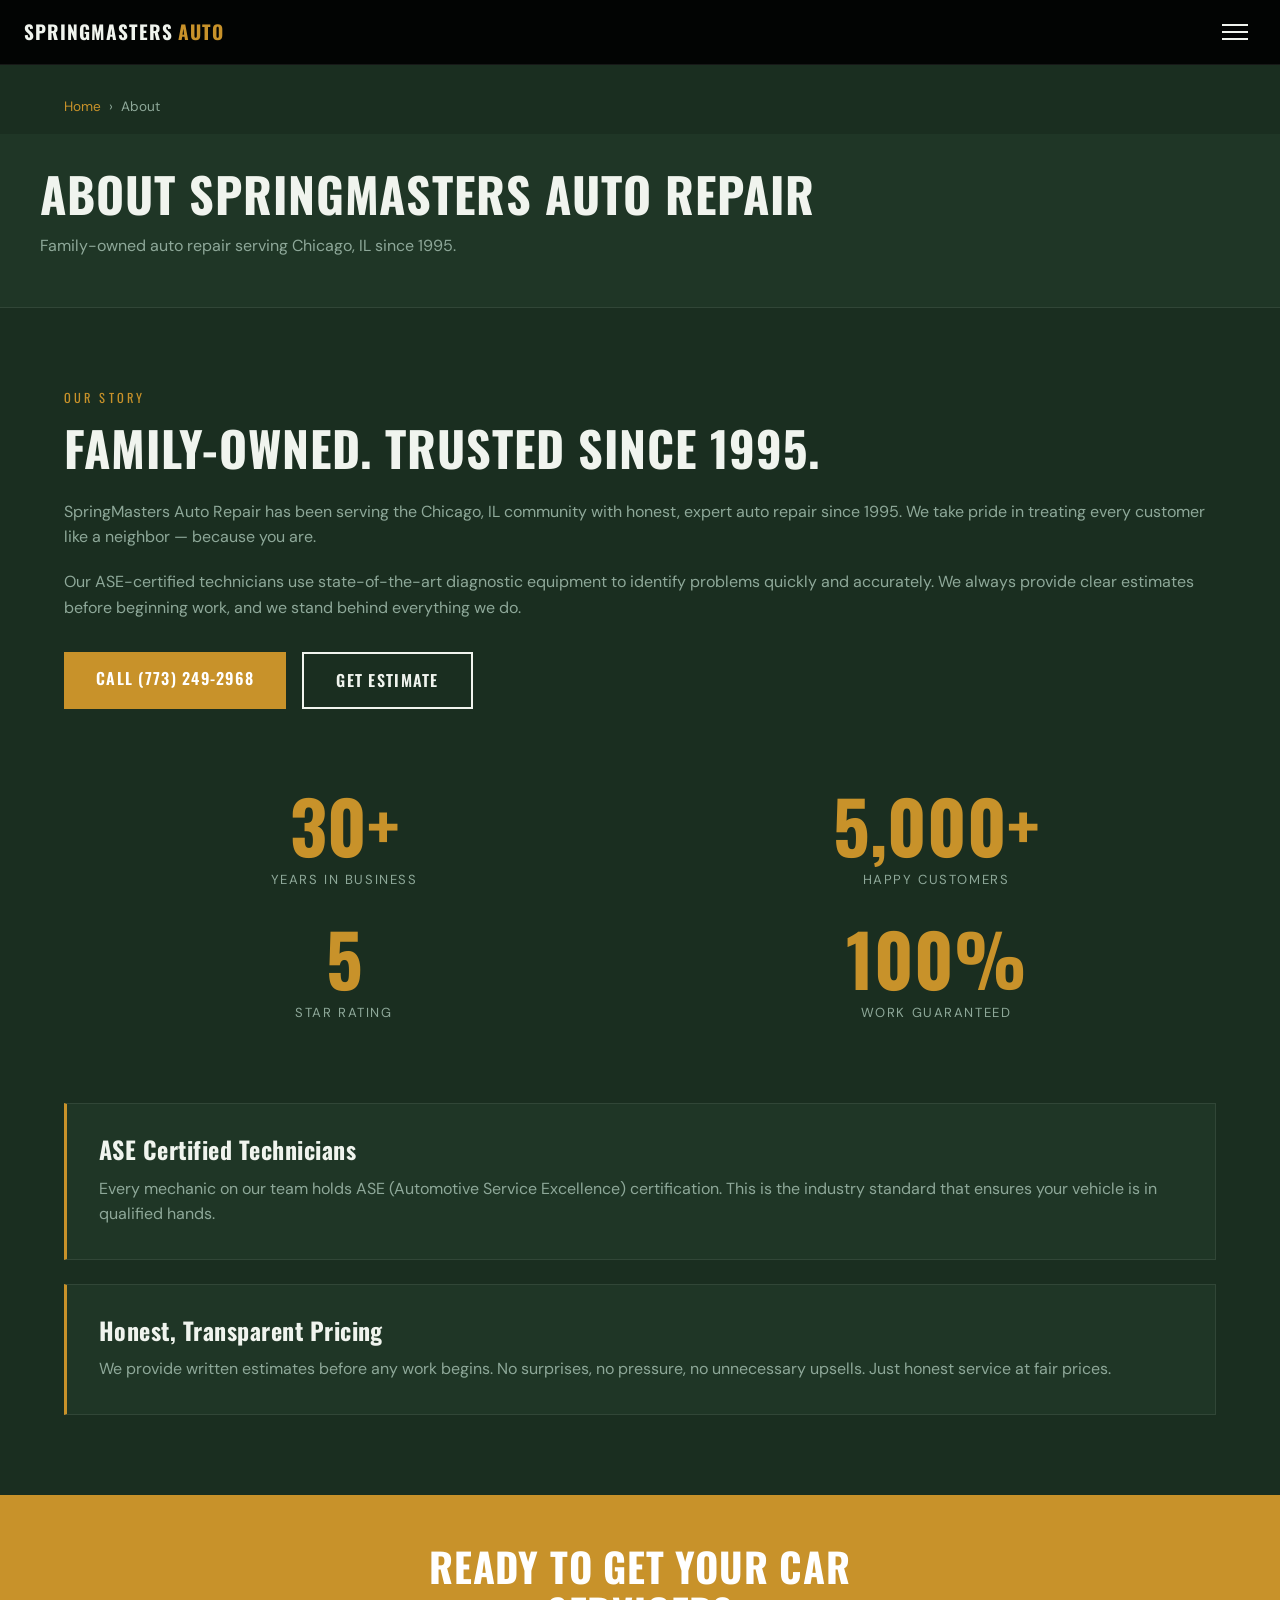
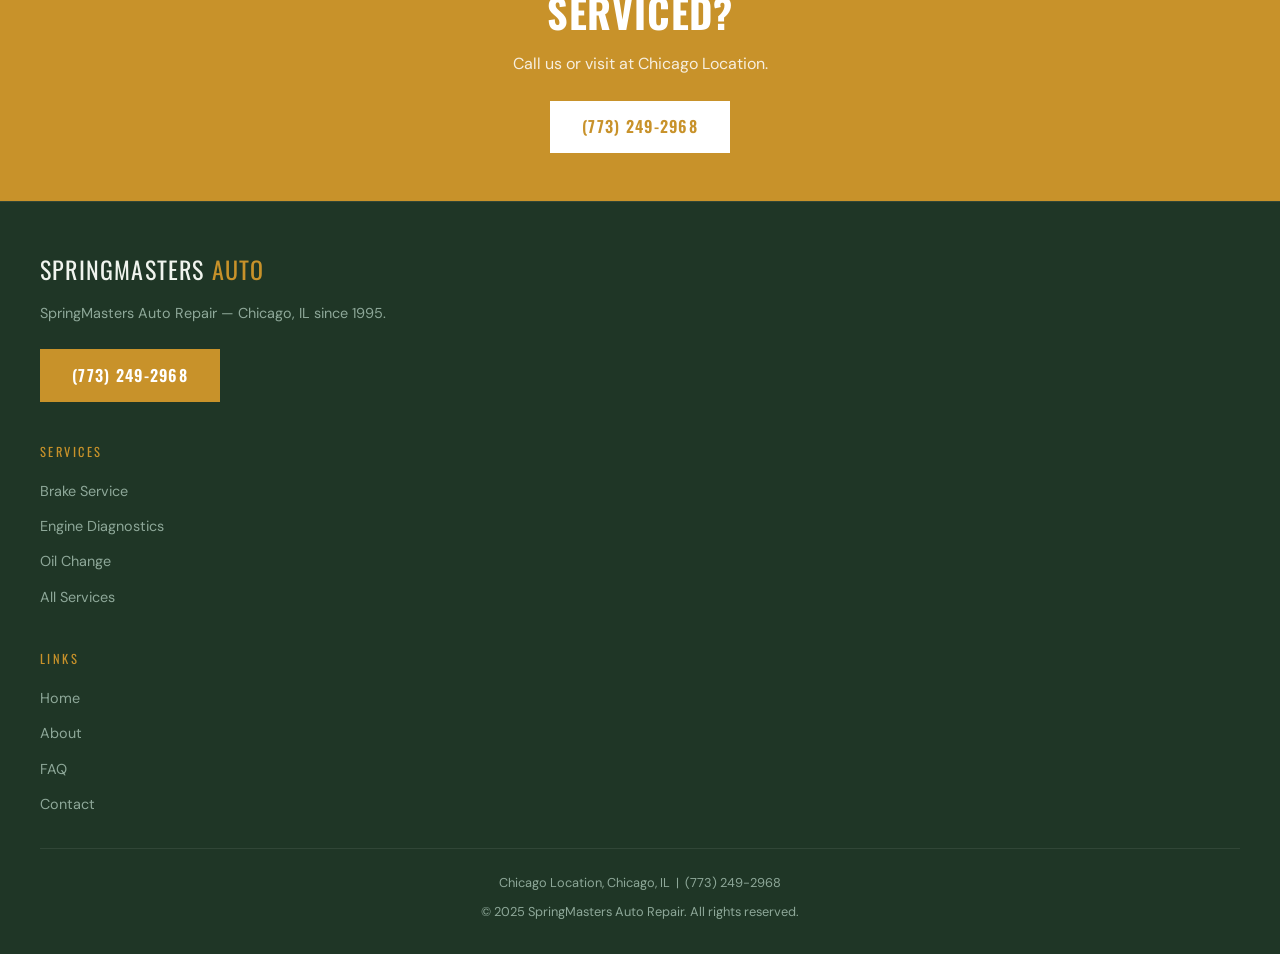
<file: about.html>
<!DOCTYPE html>
<html lang="en">
<head>
  <meta charset="UTF-8"><meta name="viewport" content="width=device-width, initial-scale=1.0">
  <title>About SpringMasters Auto Repair | Chicago, IL</title>
  <meta name="description" content="SpringMasters Auto Repair — family-owned auto repair since 1995. ASE certified technicians, honest service, Chicago, IL.">
  <link rel="canonical" href="https://oh-ashen-one.github.io/springmasters-auto/about.html">
  <link rel="preconnect" href="https://fonts.googleapis.com">
  <link href="https://fonts.googleapis.com/css2?family=Oswald:wght@400;600;700&family=DM+Sans:wght@400;500&display=swap" rel="stylesheet">
  <link rel="stylesheet" href="css/styles.css?v=1774543622">
</head>
<body>
  <nav class="site-nav"><a href="index.html" class="nav-logo">SpringMasters <span>Auto</span></a><span class="nav-phone-header" style="display:none;">(773) 249-2968</span><button class="hamburger" aria-label="Open menu"><span></span><span></span><span></span></button></nav>
  <div class="nav-drawer"><a href="index.html">Home</a><a href="services/index.html">Services</a><a href="about.html">About</a><a href="faq.html">FAQ</a><a href="contact.html">Contact</a><a href="tel:7732492968" class="nav-cta btn btn-primary">(773) 249-2968</a></div>
  <nav class="breadcrumb"><a href="index.html">Home</a><span>&rsaquo;</span><span>About</span></nav>
  <div class="page-hero"><div class="page-hero-inner"><h1>About SpringMasters Auto Repair</h1><p>Family-owned auto repair serving Chicago, IL since 1995.</p></div></div>
  <section class="section">
    <div class="reveal">
      <p class="section-label">Our Story</p>
      <h2 class="section-title" style="margin-bottom:1.5rem;">Family-Owned. Trusted Since 1995.</h2>
      <p style="color:var(--text-muted);margin-bottom:1.2rem;">SpringMasters Auto Repair has been serving the Chicago, IL community with honest, expert auto repair since 1995. We take pride in treating every customer like a neighbor — because you are.</p>
      <p style="color:var(--text-muted);margin-bottom:1.2rem;">Our ASE-certified technicians use state-of-the-art diagnostic equipment to identify problems quickly and accurately. We always provide clear estimates before beginning work, and we stand behind everything we do.</p>
      <div style="margin-top:2rem;display:flex;gap:1rem;flex-wrap:wrap;">
        <a href="tel:7732492968" class="btn btn-primary">Call (773) 249-2968</a>
        <a href="contact.html" class="btn btn-outline">Get Estimate</a>
      </div>
    </div>
    <div class="stats-grid reveal" style="padding:3rem 0;margin-top:2rem;">
      <div class="stat-item"><div class="stat-number" data-count="30">30+</div><div class="stat-label">Years in Business</div></div>
      <div class="stat-item"><div class="stat-number" data-count="5000">5,000+</div><div class="stat-label">Happy Customers</div></div>
      <div class="stat-item"><div class="stat-number" data-count="5">5</div><div class="stat-label">Star Rating</div></div>
      <div class="stat-item"><div class="stat-number" data-count="100">100%</div><div class="stat-label">Work Guaranteed</div></div>
    </div>
    <div style="background:var(--bg-2);border:1px solid var(--border);padding:2rem;border-left:3px solid var(--accent);margin-top:2rem;" class="reveal">
      <h3 style="margin-bottom:0.75rem;">ASE Certified Technicians</h3>
      <p style="color:var(--text-muted);">Every mechanic on our team holds ASE (Automotive Service Excellence) certification. This is the industry standard that ensures your vehicle is in qualified hands.</p>
    </div>
    <div style="background:var(--bg-2);border:1px solid var(--border);padding:2rem;border-left:3px solid var(--accent);margin-top:1.5rem;" class="reveal">
      <h3 style="margin-bottom:0.75rem;">Honest, Transparent Pricing</h3>
      <p style="color:var(--text-muted);">We provide written estimates before any work begins. No surprises, no pressure, no unnecessary upsells. Just honest service at fair prices.</p>
    </div>
  </section>
  <div class="cta-band"><div style="max-width:600px;margin:0 auto;"><h2>Ready to Get Your Car Serviced?</h2><p>Call us or visit at Chicago Location.</p><a href="tel:7732492968" class="btn">(773) 249-2968</a></div></div>
  <footer class="site-footer">
    <div class="footer-grid">
      <div><div class="footer-brand-name">SpringMasters <span>Auto</span></div><p class="footer-desc">SpringMasters Auto Repair — Chicago, IL since 1995.</p><a href="tel:7732492968" class="btn btn-primary">(773) 249-2968</a></div>
      <div><p class="footer-col-title">Services</p><ul class="footer-links"><li><a href="services/brakes.html">Brake Service</a></li><li><a href="services/engine-diagnostics.html">Engine Diagnostics</a></li><li><a href="services/oil-change.html">Oil Change</a></li><li><a href="services/index.html">All Services</a></li></ul></div>
      <div><p class="footer-col-title">Links</p><ul class="footer-links"><li><a href="index.html">Home</a></li><li><a href="about.html">About</a></li><li><a href="faq.html">FAQ</a></li><li><a href="contact.html">Contact</a></li></ul></div>
    </div>
    <div class="footer-bottom"><p>Chicago Location, Chicago, IL &nbsp;|&nbsp; (773) 249-2968</p><p>&copy; 2025 SpringMasters Auto Repair. All rights reserved.</p></div>
  </footer>
  <script src="js/main.js?v=1774543622"></script>
</body>
</html>
</file>
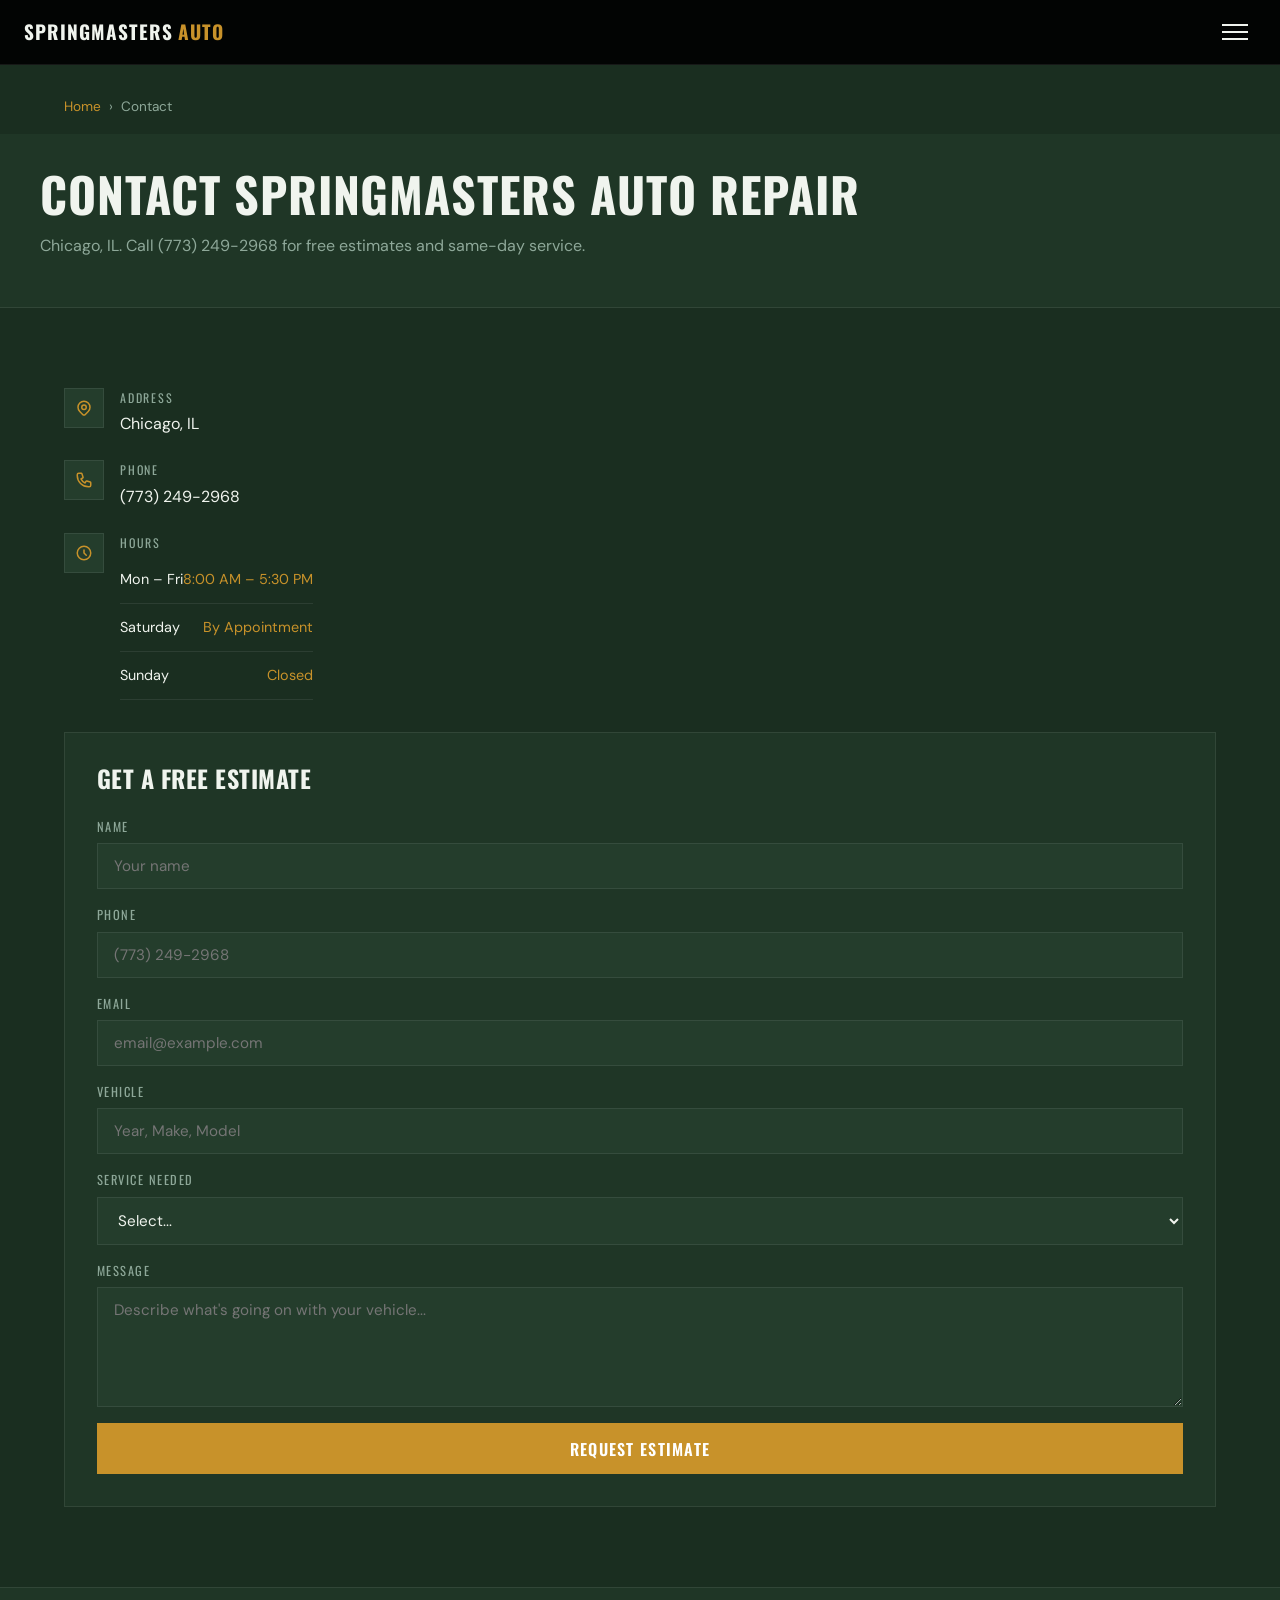
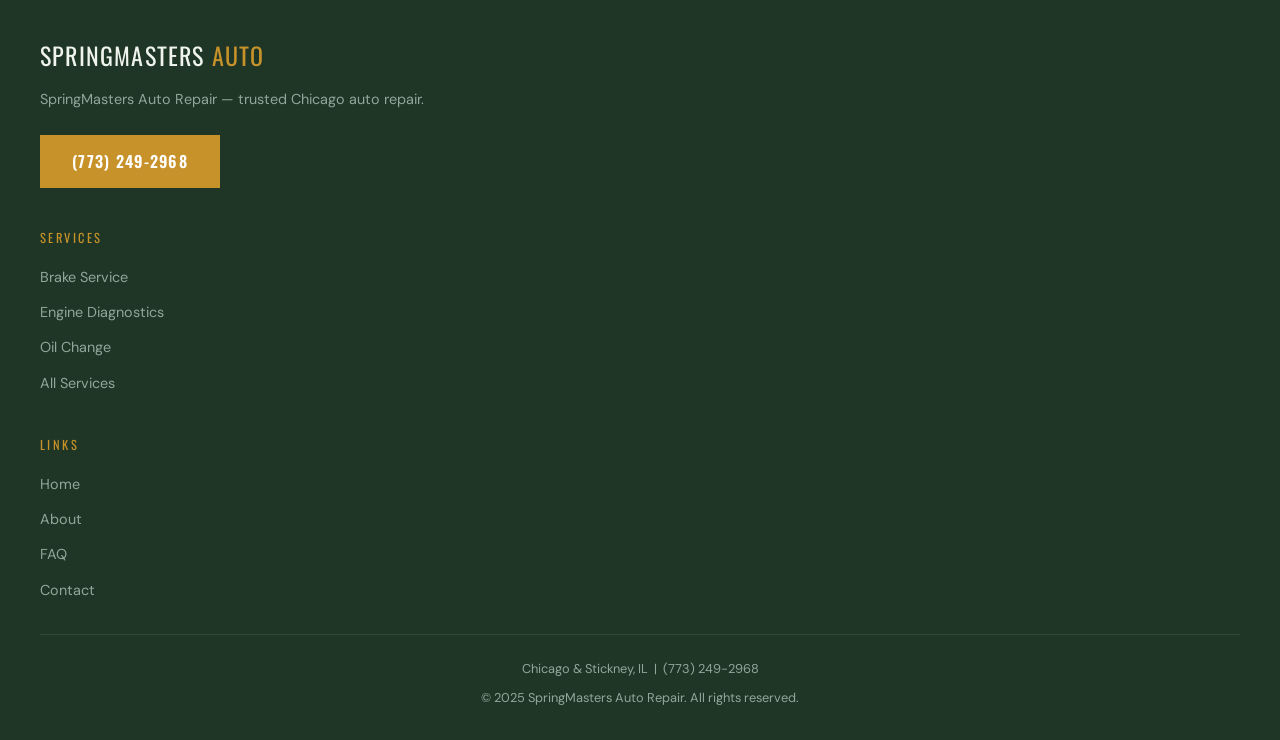
<file: contact.html>
<!DOCTYPE html>
<html lang="en">
<head>
  <meta charset="UTF-8"><meta name="viewport" content="width=device-width, initial-scale=1.0">
  <title>Contact SpringMasters Auto Repair | Chicago IL | (773) 249-2968</title>
  <meta name="description" content="Contact SpringMasters Auto Repair at Chicago, IL. Call (773) 249-2968. Free estimates. ASE certified auto repair in Chicago.">
  <link rel="canonical" href="https://oh-ashen-one.github.io/springmasters-auto/contact.html">
  <link rel="preconnect" href="https://fonts.googleapis.com">
  <link href="https://fonts.googleapis.com/css2?family=Oswald:wght@400;600;700&family=DM+Sans:wght@400;500&display=swap" rel="stylesheet">
  <link rel="stylesheet" href="css/styles.css?v=1774543622">
</head>
<body>
  <nav class="site-nav"><a href="index.html" class="nav-logo">SpringMasters <span>Auto</span></a><span class="nav-phone-header">(773) 249-2968</span><button class="hamburger" aria-label="Open menu"><span></span><span></span><span></span></button></nav>
  <div class="nav-drawer"><a href="index.html">Home</a><a href="services/index.html">Services</a><a href="about.html">About</a><a href="faq.html">FAQ</a><a href="contact.html">Contact</a><a href="tel:7732492968" class="nav-cta btn btn-primary">(773) 249-2968</a></div>
  <nav class="breadcrumb"><a href="index.html">Home</a><span>&rsaquo;</span><span>Contact</span></nav>
  <div class="page-hero"><div class="page-hero-inner"><h1>Contact SpringMasters Auto Repair</h1><p>Chicago, IL. Call (773) 249-2968 for free estimates and same-day service.</p></div></div>
  <section class="section">
    <div class="contact-grid">
      <div class="contact-info reveal">
        <div class="contact-item"><div class="contact-icon"><svg xmlns="http://www.w3.org/2000/svg" fill="none" viewBox="0 0 24 24" stroke="currentColor"><path stroke-linecap="round" stroke-linejoin="round" stroke-width="2" d="M17.657 16.657L13.414 20.9a1.998 1.998 0 01-2.827 0l-4.244-4.243a8 8 0 1111.314 0z"/><path stroke-linecap="round" stroke-linejoin="round" stroke-width="2" d="M15 11a3 3 0 11-6 0 3 3 0 016 0z"/></svg></div><div><p class="contact-label">Address</p><p class="contact-value">Chicago, IL</p></div></div>
        <div class="contact-item"><div class="contact-icon"><svg xmlns="http://www.w3.org/2000/svg" fill="none" viewBox="0 0 24 24" stroke="currentColor"><path stroke-linecap="round" stroke-linejoin="round" stroke-width="2" d="M3 5a2 2 0 012-2h3.28a1 1 0 01.948.684l1.498 4.493a1 1 0 01-.502 1.21l-2.257 1.13a11.042 11.042 0 005.516 5.516l1.13-2.257a1 1 0 011.21-.502l4.493 1.498a1 1 0 01.684.949V19a2 2 0 01-2 2h-1C9.716 21 3 14.284 3 6V5z"/></svg></div><div><p class="contact-label">Phone</p><a href="tel:7732492968" class="contact-value">(773) 249-2968</a></div></div>
        <div class="contact-item"><div class="contact-icon"><svg xmlns="http://www.w3.org/2000/svg" fill="none" viewBox="0 0 24 24" stroke="currentColor"><path stroke-linecap="round" stroke-linejoin="round" stroke-width="2" d="M12 8v4l3 3m6-3a9 9 0 11-18 0 9 9 0 0118 0z"/></svg></div><div><p class="contact-label">Hours</p><table class="hours-table"><tr><td>Mon – Fri</td><td>8:00 AM – 5:30 PM</td></tr><tr><td>Saturday</td><td>By Appointment</td></tr><tr><td>Sunday</td><td>Closed</td></tr></table></div></div>
      </div>
      <div class="contact-form reveal">
        <h2 style="font-size:1.5rem;margin-bottom:1.5rem;">Get a Free Estimate</h2>
        <form>
          <div class="form-group"><label>Name</label><input type="text" placeholder="Your name"></div>
          <div class="form-group"><label>Phone</label><input type="tel" placeholder="(773) 249-2968"></div>
          <div class="form-group"><label>Email</label><input type="email" placeholder="email@example.com"></div>
          <div class="form-group"><label>Vehicle</label><input type="text" placeholder="Year, Make, Model"></div>
          <div class="form-group"><label>Service Needed</label><select><option>Select...</option><option>Brake Repair</option><option>Engine Diagnostics</option><option>Transmission Service</option><option>Suspension & Steering</option><option>Belts & Hoses</option><option>Oil Change</option><option>Other</option></select></div>
          <div class="form-group"><label>Message</label><textarea placeholder="Describe what's going on with your vehicle..."></textarea></div>
          <button type="submit" class="btn btn-primary" style="width:100%;">Request Estimate</button>
        </form>
      </div>
    </div>
  </section>
  <footer class="site-footer">
    <div class="footer-grid">
      <div><div class="footer-brand-name">SpringMasters <span>Auto</span></div><p class="footer-desc">SpringMasters Auto Repair — trusted Chicago auto repair.</p><a href="tel:7732492968" class="btn btn-primary">(773) 249-2968</a></div>
      <div><p class="footer-col-title">Services</p><ul class="footer-links"><li><a href="services/brakes.html">Brake Service</a></li><li><a href="services/engine-diagnostics.html">Engine Diagnostics</a></li><li><a href="services/oil-change.html">Oil Change</a></li><li><a href="services/index.html">All Services</a></li></ul></div>
      <div><p class="footer-col-title">Links</p><ul class="footer-links"><li><a href="index.html">Home</a></li><li><a href="about.html">About</a></li><li><a href="faq.html">FAQ</a></li><li><a href="contact.html">Contact</a></li></ul></div>
    </div>
    <div class="footer-bottom"><p>Chicago &amp; Stickney, IL &nbsp;|&nbsp; (773) 249-2968</p><p>&copy; 2025 SpringMasters Auto Repair. All rights reserved.</p></div>
  </footer>
  <script src="js/main.js?v=1774543622"></script>
</body>
</html>
</file>
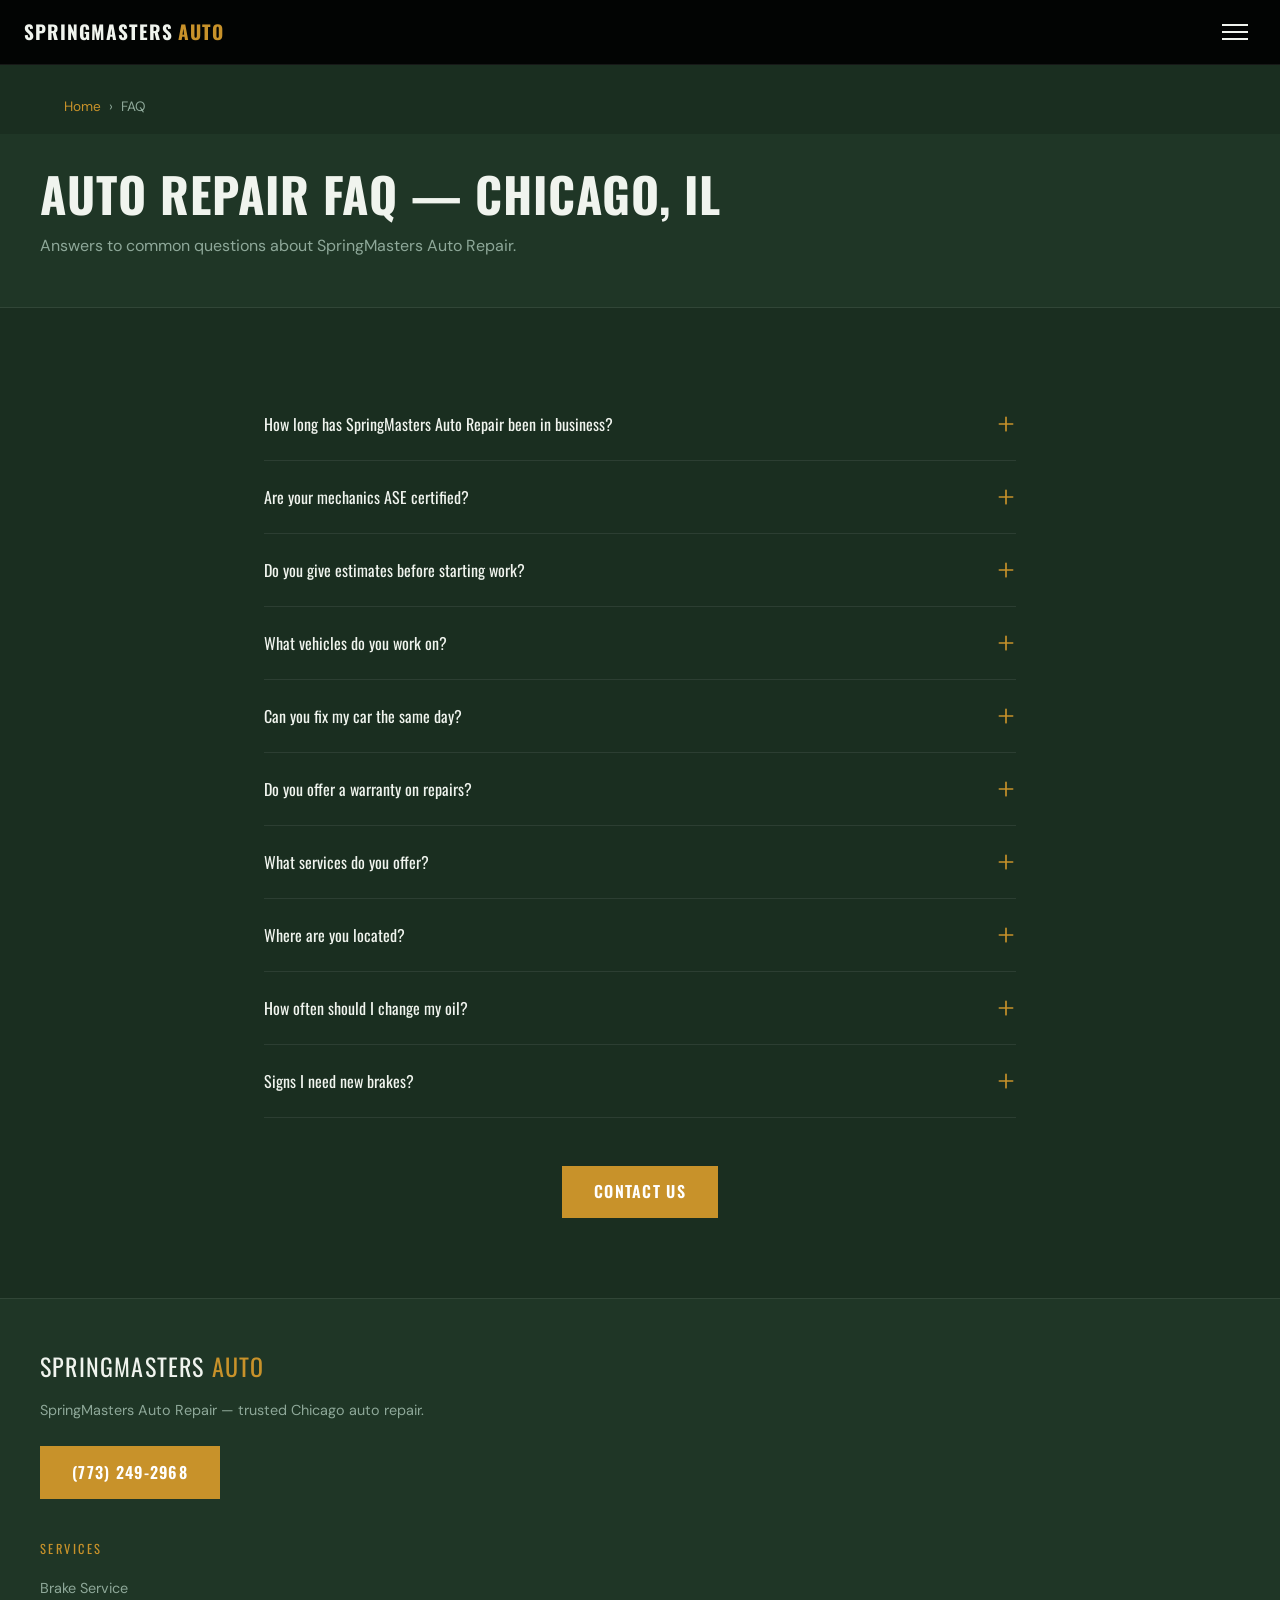
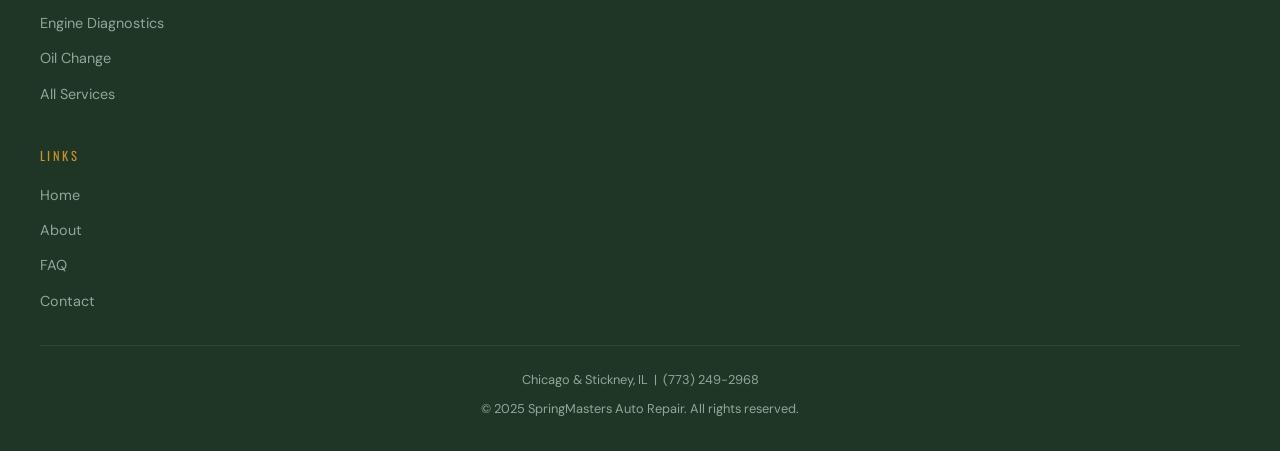
<file: faq.html>
<!DOCTYPE html>
<html lang="en">
<head>
  <meta charset="UTF-8"><meta name="viewport" content="width=device-width, initial-scale=1.0">
  <title>Auto Repair FAQ Chicago | SpringMasters Auto Repair</title>
  <meta name="description" content="Frequently asked questions about auto repair at SpringMasters Auto Repair in Chicago, IL. Serving Chicago since 1995.">
  <link rel="canonical" href="https://oh-ashen-one.github.io/springmasters-auto/faq.html">
  <link rel="preconnect" href="https://fonts.googleapis.com">
  <link href="https://fonts.googleapis.com/css2?family=Oswald:wght@400;600;700&family=DM+Sans:wght@400;500&display=swap" rel="stylesheet">
  <link rel="stylesheet" href="css/styles.css?v=1774543622">
  <script type="application/ld+json">{"@context":"https://schema.org","@type":"FAQPage","mainEntity":[{"@type":"Question","name":"How long has SpringMasters Auto Repair been in business?","acceptedAnswer":{"@type":"Answer","text":"SpringMasters Auto Repair has served Chicago since 1995 — 30+ years."}},{"@type":"Question","name":"Are your mechanics certified?","acceptedAnswer":{"@type":"Answer","text":"Yes — all technicians are ASE certified."}},{"@type":"Question","name":"Do you provide estimates?","acceptedAnswer":{"@type":"Answer","text":"Yes — always a written estimate before any work begins. No surprises."}},{"@type":"Question","name":"What vehicles do you service?","acceptedAnswer":{"@type":"Answer","text":"All makes and models — domestic and foreign, cars, trucks, SUVs."}}]}</script>
</head>
<body>
  <nav class="site-nav"><a href="index.html" class="nav-logo">SpringMasters <span>Auto</span></a><span class="nav-phone-header">(773) 249-2968</span><button class="hamburger" aria-label="Open menu"><span></span><span></span><span></span></button></nav>
  <div class="nav-drawer"><a href="index.html">Home</a><a href="services/index.html">Services</a><a href="about.html">About</a><a href="faq.html">FAQ</a><a href="contact.html">Contact</a><a href="tel:7732492968" class="nav-cta btn btn-primary">(773) 249-2968</a></div>
  <nav class="breadcrumb"><a href="index.html">Home</a><span>&rsaquo;</span><span>FAQ</span></nav>
  <div class="page-hero"><div class="page-hero-inner"><h1>Auto Repair FAQ — Chicago, IL</h1><p>Answers to common questions about SpringMasters Auto Repair.</p></div></div>
  <section class="section" style="max-width:800px;">
    <div class="faq-list">
      <div class="faq-item"><button class="faq-question">How long has SpringMasters Auto Repair been in business?<svg class="faq-icon" xmlns="http://www.w3.org/2000/svg" fill="none" viewBox="0 0 24 24" stroke="currentColor"><path stroke-linecap="round" stroke-linejoin="round" stroke-width="2" d="M12 4v16m8-8H4"/></svg></button><div class="faq-answer">We've been serving Chicago since 1995 — 30+ years of trusted, family-owned auto repair. Our reputation is built on honest work and satisfied customers who keep coming back.</div></div>
      <div class="faq-item"><button class="faq-question">Are your mechanics ASE certified?<svg class="faq-icon" xmlns="http://www.w3.org/2000/svg" fill="none" viewBox="0 0 24 24" stroke="currentColor"><path stroke-linecap="round" stroke-linejoin="round" stroke-width="2" d="M12 4v16m8-8H4"/></svg></button><div class="faq-answer">Yes — all our technicians are ASE (Automotive Service Excellence) certified. This ensures professional, qualified service on every repair.</div></div>
      <div class="faq-item"><button class="faq-question">Do you give estimates before starting work?<svg class="faq-icon" xmlns="http://www.w3.org/2000/svg" fill="none" viewBox="0 0 24 24" stroke="currentColor"><path stroke-linecap="round" stroke-linejoin="round" stroke-width="2" d="M12 4v16m8-8H4"/></svg></button><div class="faq-answer">Always. We provide a clear, written estimate before any work begins. We explain the issue, the fix, and the cost in plain language. No surprises.</div></div>
      <div class="faq-item"><button class="faq-question">What vehicles do you work on?<svg class="faq-icon" xmlns="http://www.w3.org/2000/svg" fill="none" viewBox="0 0 24 24" stroke="currentColor"><path stroke-linecap="round" stroke-linejoin="round" stroke-width="2" d="M12 4v16m8-8H4"/></svg></button><div class="faq-answer">All makes and models — domestic and foreign. Cars, trucks, SUVs. No job is too big or small for our team.</div></div>
      <div class="faq-item"><button class="faq-question">Can you fix my car the same day?<svg class="faq-icon" xmlns="http://www.w3.org/2000/svg" fill="none" viewBox="0 0 24 24" stroke="currentColor"><path stroke-linecap="round" stroke-linejoin="round" stroke-width="2" d="M12 4v16m8-8H4"/></svg></button><div class="faq-answer">Most maintenance services are done the same day, often while you wait. Call us at <a href="tel:7732492968" style="color:var(--accent);">(773) 249-2968</a> for an honest timeline on your specific repair.</div></div>
      <div class="faq-item"><button class="faq-question">Do you offer a warranty on repairs?<svg class="faq-icon" xmlns="http://www.w3.org/2000/svg" fill="none" viewBox="0 0 24 24" stroke="currentColor"><path stroke-linecap="round" stroke-linejoin="round" stroke-width="2" d="M12 4v16m8-8H4"/></svg></button><div class="faq-answer">Yes — we stand behind all our work. If there's ever an issue with a repair we performed, bring it back and we'll make it right.</div></div>
      <div class="faq-item"><button class="faq-question">What services do you offer?<svg class="faq-icon" xmlns="http://www.w3.org/2000/svg" fill="none" viewBox="0 0 24 24" stroke="currentColor"><path stroke-linecap="round" stroke-linejoin="round" stroke-width="2" d="M12 4v16m8-8H4"/></svg></button><div class="faq-answer">We offer: Brake Repair, Engine Diagnostics, Transmission Service, Suspension & Steering, Belts & Hoses, Oil Change. Visit our <a href="services/index.html" style="color:var(--accent);">services page</a> for full details.</div></div>
      <div class="faq-item"><button class="faq-question">Where are you located?<svg class="faq-icon" xmlns="http://www.w3.org/2000/svg" fill="none" viewBox="0 0 24 24" stroke="currentColor"><path stroke-linecap="round" stroke-linejoin="round" stroke-width="2" d="M12 4v16m8-8H4"/></svg></button><div class="faq-answer">We're at Chicago, IL. See our <a href="contact.html" style="color:var(--accent);">contact page</a> for a map and directions.</div></div>
      <div class="faq-item"><button class="faq-question">How often should I change my oil?<svg class="faq-icon" xmlns="http://www.w3.org/2000/svg" fill="none" viewBox="0 0 24 24" stroke="currentColor"><path stroke-linecap="round" stroke-linejoin="round" stroke-width="2" d="M12 4v16m8-8H4"/></svg></button><div class="faq-answer">Most modern vehicles need an oil change every 5,000–7,500 miles with synthetic oil. Check your owner's manual for the specific interval for your engine type and driving habits.</div></div>
      <div class="faq-item"><button class="faq-question">Signs I need new brakes?<svg class="faq-icon" xmlns="http://www.w3.org/2000/svg" fill="none" viewBox="0 0 24 24" stroke="currentColor"><path stroke-linecap="round" stroke-linejoin="round" stroke-width="2" d="M12 4v16m8-8H4"/></svg></button><div class="faq-answer">Squealing or grinding when braking, vehicle pulling to one side, soft brake pedal, or vibration when stopping. If you notice any of these, call us immediately — don't wait.</div></div>
    </div>
    <div style="margin-top:3rem;text-align:center;"><a href="contact.html" class="btn btn-primary">Contact Us</a></div>
  </section>
  <footer class="site-footer">
    <div class="footer-grid">
      <div><div class="footer-brand-name">SpringMasters <span>Auto</span></div><p class="footer-desc">SpringMasters Auto Repair — trusted Chicago auto repair.</p><a href="tel:7732492968" class="btn btn-primary">(773) 249-2968</a></div>
      <div><p class="footer-col-title">Services</p><ul class="footer-links"><li><a href="services/brakes.html">Brake Service</a></li><li><a href="services/engine-diagnostics.html">Engine Diagnostics</a></li><li><a href="services/oil-change.html">Oil Change</a></li><li><a href="services/index.html">All Services</a></li></ul></div>
      <div><p class="footer-col-title">Links</p><ul class="footer-links"><li><a href="index.html">Home</a></li><li><a href="about.html">About</a></li><li><a href="faq.html">FAQ</a></li><li><a href="contact.html">Contact</a></li></ul></div>
    </div>
    <div class="footer-bottom"><p>Chicago &amp; Stickney, IL &nbsp;|&nbsp; (773) 249-2968</p><p>&copy; 2025 SpringMasters Auto Repair. All rights reserved.</p></div>
  </footer>
  <script src="js/main.js?v=1774543622"></script>
</body>
</html>
</file>
<file: css/styles.css>
/*
DESIGN SYSTEM — SpringMasters Auto Repair
Niche: Auto Repair (Trades)
Color: Night Forest | Background #1A2E20 | Accent #C8922A
Nav: Roll 1 — Full-width bar, sticky
Hero: Roll 4 — Editorial full-bleed image, bold headline overlaid
Motion: Roll 2 — Staggered float-up
Sections: Roll 2 — Hero → About story → Services (alternating) → Testimonials → Contact
*/
:root {
  --bg: #1A2E20;
  --bg-2: #1F3626;
  --bg-3: #243D2C;
  --accent: #C8922A;
  --accent-dark: #C8922Acc;
  --text: #F0F4EE;
  --text-muted: #8EA899;
  --border: rgba(255,255,255,0.08);
  --font-display: 'Oswald', sans-serif;
  --font-body: 'DM Sans', sans-serif;
  --max-w: 1200px;
}
*{margin:0;padding:0;box-sizing:border-box;}
html{scroll-behavior:smooth;}
body{background:var(--bg);color:var(--text);font-family:var(--font-body);font-size:1rem;line-height:1.6;overflow-x:hidden;}
img{max-width:100%;display:block;}
a{color:inherit;text-decoration:none;}
h1,h2,h3,h4{font-family:var(--font-display);font-weight:700;letter-spacing:0.02em;line-height:1.15;}
h1{font-size:clamp(2.2rem,8vw,5rem);text-transform:uppercase;}
h2{font-size:clamp(1.8rem,5vw,3rem);text-transform:uppercase;}
h3{font-size:clamp(1.1rem,3vw,1.5rem);}
.site-nav{position:fixed;top:0;left:0;right:0;z-index:1000;padding:1rem 1.5rem;display:flex;align-items:center;justify-content:space-between;background:rgba(0,0,0,0.9);backdrop-filter:blur(12px);border-bottom:1px solid var(--border);}
.nav-logo{font-family:var(--font-display);font-size:1.2rem;font-weight:700;text-transform:uppercase;letter-spacing:0.05em;}
.nav-logo span{color:var(--accent);}
.nav-phone-header{display:none;font-family:var(--font-display);font-size:1rem;color:var(--accent);font-weight:600;}
.hamburger{background:none;border:none;cursor:pointer;padding:0.5rem;display:flex;flex-direction:column;gap:5px;}
.hamburger span{display:block;width:26px;height:2px;background:var(--text);transition:all 0.3s;}
.hamburger.active span:nth-child(1){transform:translateY(7px) rotate(45deg);}
.hamburger.active span:nth-child(2){opacity:0;}
.hamburger.active span:nth-child(3){transform:translateY(-7px) rotate(-45deg);}
.nav-drawer{position:fixed;top:0;left:0;right:0;bottom:0;background:rgba(0,0,0,0.97);z-index:999;display:flex;flex-direction:column;align-items:center;justify-content:center;gap:2rem;opacity:0;pointer-events:none;transition:opacity 0.3s;}
.nav-drawer.open{opacity:1;pointer-events:all;}
.nav-drawer a{font-family:var(--font-display);font-size:clamp(2rem,6vw,3.5rem);text-transform:uppercase;letter-spacing:0.05em;color:var(--text);transition:color 0.2s;}
.nav-drawer a:hover{color:var(--accent);}
.btn{display:inline-block;padding:0.85rem 2rem;font-family:var(--font-display);font-size:1rem;text-transform:uppercase;letter-spacing:0.08em;font-weight:600;cursor:pointer;transition:all 0.25s;border:none;min-height:44px;}
.btn-primary{background:var(--accent);color:white;}
.btn-primary:hover{opacity:0.9;transform:translateY(-2px);}
.btn-outline{background:transparent;color:var(--text);border:2px solid var(--text);}
.btn-outline:hover{background:var(--text);color:var(--bg);}
.hero{position:relative;min-height:100dvh;display:flex;align-items:flex-end;padding:6rem 1.5rem 4rem;overflow:hidden;}
.hero-bg{position:absolute;inset:0;background:url('../assets/hero-main.jpg') center/cover no-repeat;}
.hero-overlay{position:absolute;inset:0;background:linear-gradient(to top,rgba(0,0,0,0.95) 0%,rgba(0,0,0,0.6) 50%,rgba(0,0,0,0.25) 100%);}
.hero-content{position:relative;z-index:2;max-width:var(--max-w);margin:0 auto;width:100%;}
.hero-eyebrow{font-family:var(--font-display);font-size:0.85rem;letter-spacing:0.2em;text-transform:uppercase;color:var(--accent);margin-bottom:1rem;opacity:1;}
.hero h1{margin-bottom:1.2rem;opacity:1;}
.hero h1 span{color:var(--accent);}
.hero-sub{font-size:clamp(1rem,3vw,1.3rem);color:var(--text-muted);max-width:600px;margin-bottom:2rem;opacity:1;}
.hero-ctas{display:flex;gap:1rem;flex-wrap:wrap;opacity:1;}
.section{padding:5rem 1.5rem;max-width:var(--max-w);margin:0 auto;}
.section-label{font-family:var(--font-display);font-size:0.78rem;letter-spacing:0.25em;text-transform:uppercase;color:var(--accent);margin-bottom:0.75rem;}
.services-grid{display:grid;grid-template-columns:1fr;gap:1.5rem;}
.service-card{background:var(--bg-2);border:1px solid var(--border);overflow:hidden;transition:all 0.3s;opacity:1;}
.service-card:hover{border-color:var(--accent);transform:translateY(-4px);}
.service-card-img{height:200px;overflow:hidden;}
.service-card-img img{width:100%;height:100%;object-fit:cover;transition:transform 0.5s;}
.service-card:hover .service-card-img img{transform:scale(1.05);}
.service-card-body{padding:1.5rem;}
.service-card h3{margin-bottom:0.5rem;}
.service-card p{color:var(--text-muted);font-size:0.9rem;margin-bottom:1rem;}
.service-link{color:var(--accent);font-family:var(--font-display);font-size:0.82rem;text-transform:uppercase;letter-spacing:0.1em;transition:gap 0.2s;display:flex;align-items:center;gap:0.4rem;}
.service-link:hover{gap:0.8rem;}
.stats-section{background:var(--bg-2);border-top:1px solid var(--border);border-bottom:1px solid var(--border);}
.stats-grid{display:grid;grid-template-columns:1fr 1fr;gap:2rem;max-width:var(--max-w);margin:0 auto;padding:4rem 1.5rem;}
.stat-item{text-align:center;opacity:1;}
.stat-number{font-family:var(--font-display);font-size:clamp(2.5rem,8vw,4.5rem);color:var(--accent);font-weight:700;line-height:1;margin-bottom:0.5rem;}
.stat-label{font-size:0.82rem;text-transform:uppercase;letter-spacing:0.12em;color:var(--text-muted);}
.testimonials-grid{display:grid;grid-template-columns:1fr;gap:1.5rem;}
.testimonial-card{background:var(--bg-2);border:1px solid var(--border);border-left:3px solid var(--accent);padding:1.5rem;opacity:1;}
.testimonial-stars{color:var(--accent);font-size:1rem;margin-bottom:1rem;}
.testimonial-text{color:var(--text-muted);font-size:0.95rem;font-style:italic;margin-bottom:1rem;line-height:1.7;}
.testimonial-author{font-family:var(--font-display);font-size:0.82rem;text-transform:uppercase;letter-spacing:0.08em;}
.faq-list{display:flex;flex-direction:column;gap:0;}
.faq-item{border-bottom:1px solid var(--border);opacity:1;}
.faq-question{width:100%;background:none;border:none;text-align:left;padding:1.5rem 0;font-family:var(--font-display);font-size:1rem;color:var(--text);cursor:pointer;display:flex;justify-content:space-between;align-items:center;gap:1rem;min-height:44px;}
.faq-icon{width:20px;height:20px;flex-shrink:0;transition:transform 0.3s;color:var(--accent);}
.faq-item.open .faq-icon{transform:rotate(45deg);}
.faq-answer{max-height:0;overflow:hidden;transition:max-height 0.3s;color:var(--text-muted);font-size:0.95rem;}
.faq-item.open .faq-answer{max-height:500px;padding-bottom:1.5rem;}
.contact-grid{display:grid;grid-template-columns:1fr;gap:2rem;}
.contact-info{display:flex;flex-direction:column;gap:1.5rem;}
.contact-item{display:flex;gap:1rem;align-items:flex-start;}
.contact-icon{width:40px;height:40px;background:var(--bg-3);border:1px solid var(--border);display:flex;align-items:center;justify-content:center;flex-shrink:0;}
.contact-icon svg{width:18px;height:18px;color:var(--accent);}
.contact-label{font-family:var(--font-display);font-size:0.75rem;text-transform:uppercase;letter-spacing:0.15em;color:var(--text-muted);margin-bottom:0.25rem;}
.contact-value{font-size:1rem;}
.contact-form{background:var(--bg-2);border:1px solid var(--border);padding:2rem;}
.form-group{display:flex;flex-direction:column;gap:0.4rem;margin-bottom:1rem;}
.form-group label{font-family:var(--font-display);font-size:0.78rem;text-transform:uppercase;letter-spacing:0.12em;color:var(--text-muted);}
.form-group input,.form-group select,.form-group textarea{background:var(--bg-3);border:1px solid var(--border);color:var(--text);padding:0.75rem 1rem;font-family:var(--font-body);font-size:0.95rem;outline:none;transition:border-color 0.2s;min-height:44px;}
.form-group input:focus,.form-group select:focus,.form-group textarea:focus{border-color:var(--accent);}
.form-group textarea{min-height:120px;resize:vertical;}
.map-placeholder{height:280px;background:var(--bg-3);border:1px solid var(--border);overflow:hidden;margin-top:1.5rem;}
.map-placeholder iframe{width:100%;height:100%;border:0;}
.cta-band{background:var(--accent);padding:3rem 1.5rem;text-align:center;}
.cta-band h2{color:white;margin-bottom:1rem;font-size:clamp(1.5rem,4vw,2.5rem);}
.cta-band p{color:rgba(255,255,255,0.85);margin-bottom:1.5rem;}
.cta-band .btn{background:white;color:var(--accent);}
.cta-band .btn:hover{background:var(--bg);color:white;}
.site-footer{background:var(--bg-2);border-top:1px solid var(--border);padding:3rem 1.5rem 2rem;}
.footer-grid{max-width:var(--max-w);margin:0 auto;display:grid;grid-template-columns:1fr;gap:2.5rem;}
.footer-brand-name{font-family:var(--font-display);font-size:1.5rem;text-transform:uppercase;letter-spacing:0.05em;margin-bottom:0.75rem;}
.footer-brand-name span{color:var(--accent);}
.footer-desc{color:var(--text-muted);font-size:0.9rem;line-height:1.7;margin-bottom:1.5rem;}
.footer-col-title{font-family:var(--font-display);font-size:0.78rem;text-transform:uppercase;letter-spacing:0.2em;color:var(--accent);margin-bottom:1rem;}
.footer-links{list-style:none;display:flex;flex-direction:column;gap:0.6rem;}
.footer-links a{color:var(--text-muted);font-size:0.9rem;transition:color 0.2s;}
.footer-links a:hover{color:var(--text);}
.footer-bottom{max-width:var(--max-w);margin:2rem auto 0;padding-top:1.5rem;border-top:1px solid var(--border);display:flex;flex-direction:column;gap:0.5rem;align-items:center;text-align:center;}
.footer-bottom p{color:var(--text-muted);font-size:0.8rem;}
.breadcrumb{padding:6rem 1.5rem 1rem;max-width:var(--max-w);margin:0 auto;display:flex;gap:0.5rem;align-items:center;font-size:0.85rem;color:var(--text-muted);}
.breadcrumb a{color:var(--accent);}
.page-hero{background:var(--bg-2);border-bottom:1px solid var(--border);padding:2rem 1.5rem 3rem;}
.page-hero-inner{max-width:var(--max-w);margin:0 auto;}
.page-hero h1{font-size:clamp(1.8rem,5vw,3rem);margin-bottom:0.75rem;}
.page-hero p{color:var(--text-muted);max-width:600px;}
.hours-table{width:100%;border-collapse:collapse;}
.hours-table tr{border-bottom:1px solid var(--border);}
.hours-table td{padding:0.75rem 0;font-size:0.9rem;}
.hours-table td:last-child{color:var(--accent);text-align:right;}
.reveal{opacity:1;transform:translateY(0);transition:opacity 0.6s ease,transform 0.6s ease;}
@media (prefers-reduced-motion: reduce) {
    *, *::before, *::after {
        animation-duration: 0.01ms !important;
        transition-duration: 0.01ms !important;
    }
}}
@media(min-width:768px){.services-grid{grid-template-columns:repeat(2,1fr);}.stats-grid{grid-template-columns:repeat(4,1fr);}.testimonials-grid{grid-template-columns:repeat(2,1fr);}.contact-grid{grid-template-columns:1fr 1fr;}.footer-grid{grid-template-columns:1.5fr 1fr 1fr;}.nav-phone-header{display:block;}}
@media(min-width:1024px){.services-grid{grid-template-columns:repeat(3,1fr);}.testimonials-grid{grid-template-columns:repeat(3,1fr);}}
@media(max-width:480px){.hero-ctas{flex-direction:column;}}
@media(max-width:767px){
  .service-card,.testimonial-card,.stat-item,.reveal,.hero-eyebrow,.hero h1,.hero-sub,.hero-ctas{opacity:1!important;transform:none!important;}
  .faq-item{opacity:1!important;transform:none!important;}
}
</file>
